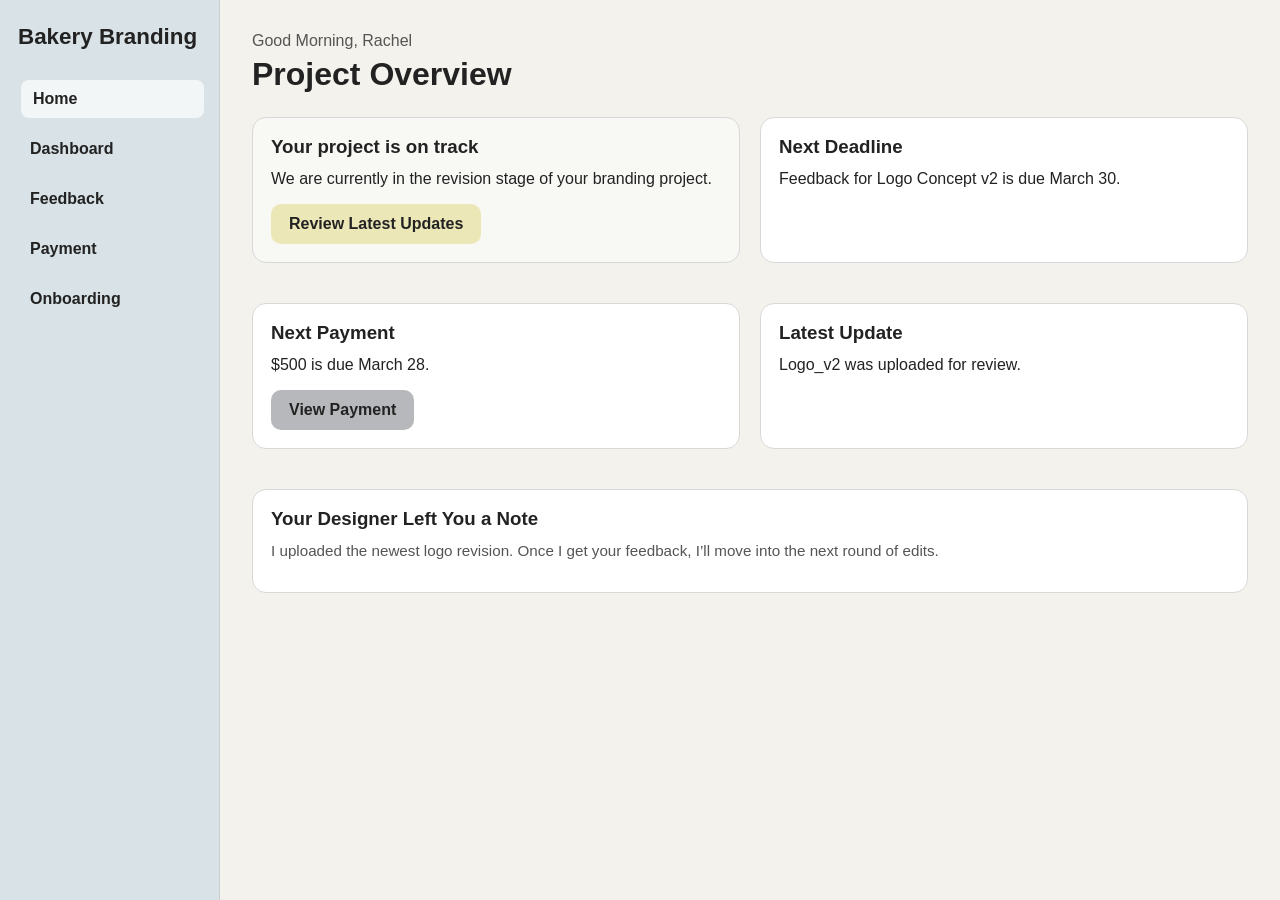
<file: index.html>
<!DOCTYPE html>
<html lang="en">
<head>
  <meta charset="UTF-8">
  <meta name="viewport" content="width=device-width, initial-scale=1.0">
  <title>Client Portal Home</title>
  <link rel="stylesheet" href="styles.css">
</head>
<body>
  <div class="portal-layout">
    <aside class="sidebar">
      <h1>Bakery Branding</h1>
      <nav>
        <ul>
          <li><a class="active" href="index.html">Home</a></li>
          <li><a href="dashboard.html">Dashboard</a></li>
          <li><a href="feedback.html">Feedback</a></li>
          <li><a href="payment.html">Payment</a></li>
          <li><a href="onboarding.html">Onboarding</a></li>
        </ul>
      </nav>
    </aside>

    <main class="main-content">
      <div class="topbar">
        <p>Good Morning, Rachel</p>
        <h2>Project Overview</h2>
      </div>

      <div class="grid-cards">
        <section class="card status-card">
          <h3>Your project is on track</h3>
          <p>We are currently in the revision stage of your branding project.</p>
          <a class="button button-yellow" href="dashboard.html">Review Latest Updates</a>
        </section>

        <section class="card">
          <h3>Next Deadline</h3>
          <p>Feedback for Logo Concept v2 is due March 30.</p>
        </section>

        <section class="card">
          <h3>Next Payment</h3>
          <p>$500 is due March 28.</p>
          <a class="button" href="payment.html">View Payment</a>
        </section>

        <section class="card">
          <h3>Latest Update</h3>
          <p>Logo_v2 was uploaded for review.</p>
        </section>

        <section class="card" style="grid-column: 1 / -1;">
          <h3>Your Designer Left You a Note</h3>
          <p class="small-text">
            I uploaded the newest logo revision. Once I get your feedback, I’ll move into the next round of edits.
          </p>
        </section>
      </div>
    </main>
  </div>
</body>
</html>
</file>
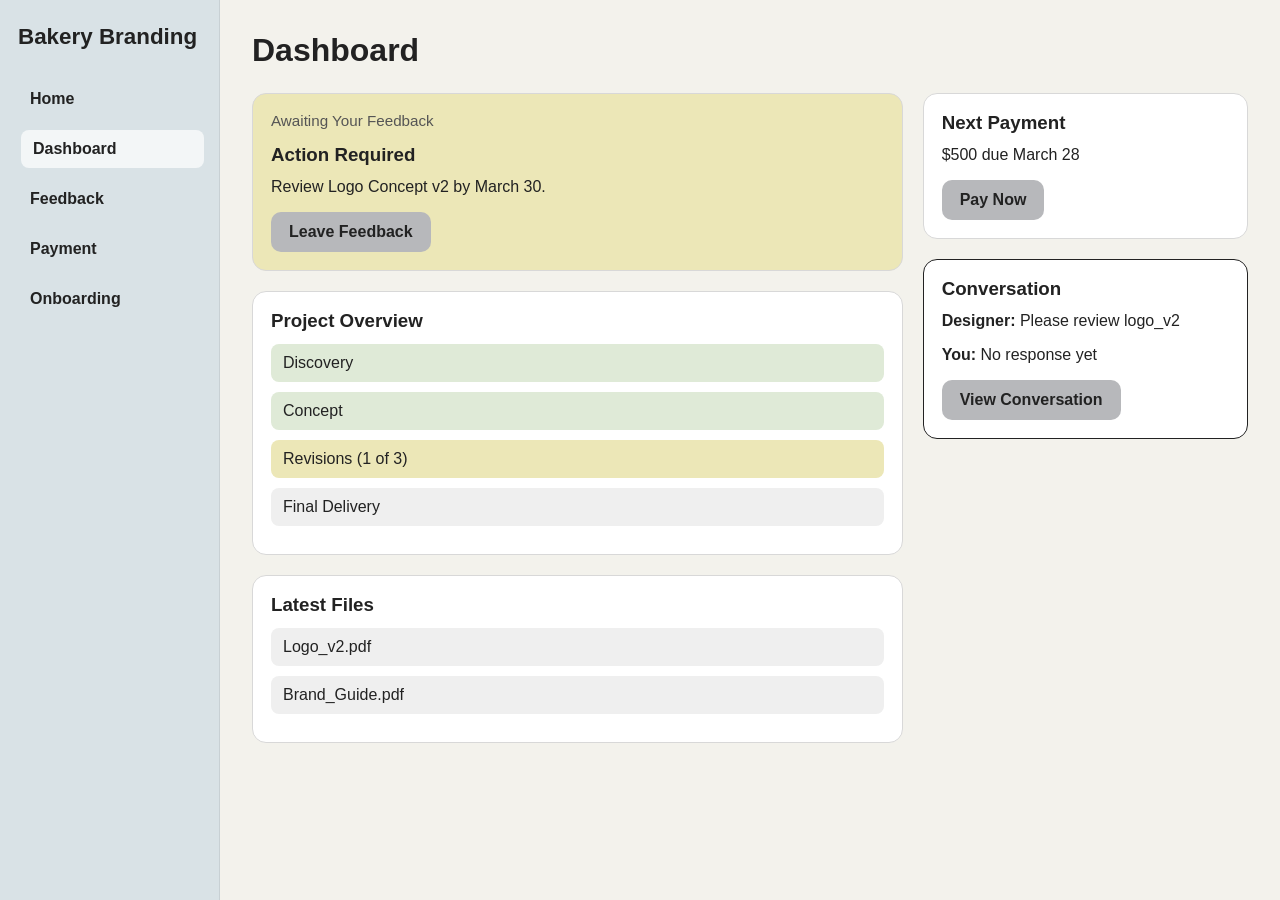
<file: dashboard.html>
<!DOCTYPE html>
<html lang="en">
<head>
  <meta charset="UTF-8">
  <meta name="viewport" content="width=device-width, initial-scale=1.0">
  <title>Dashboard</title>
  <link rel="stylesheet" href="styles.css">
</head>
<body>
  <div class="portal-layout">
    <aside class="sidebar">
      <h1>Bakery Branding</h1>
      <nav>
        <ul>
          <li><a href="index.html">Home</a></li>
          <li><a class="active" href="dashboard.html">Dashboard</a></li>
          <li><a href="feedback.html">Feedback</a></li>
          <li><a href="payment.html">Payment</a></li>
          <li><a href="onboarding.html">Onboarding</a></li>
        </ul>
      </nav>
    </aside>

    <main class="main-content">
      <div class="topbar">
        <h2>Dashboard</h2>
      </div>

      <div class="grid-two">
        <div>
          <section class="card highlight">
            <p class="small-text">Awaiting Your Feedback</p>
            <h3>Action Required</h3>
            <p>Review Logo Concept v2 by March 30.</p>
            <a class="button" href="feedback.html">Leave Feedback</a>
          </section>

          <section class="card">
            <h3>Project Overview</h3>
            <ul class="progress-list">
              <li class="complete">Discovery</li>
              <li class="complete">Concept</li>
              <li class="current">Revisions (1 of 3)</li>
              <li>Final Delivery</li>
            </ul>
          </section>

          <section class="card">
            <h3>Latest Files</h3>
            <ul class="file-list">
              <li>Logo_v2.pdf</li>
              <li>Brand_Guide.pdf</li>
            </ul>
          </section>
        </div>

        <div>
          <section class="card">
            <h3>Next Payment</h3>
            <p>$500 due March 28</p>
            <a class="button" href="payment.html">Pay Now</a>
          </section>

          <section class="card note-card">
            <h3>Conversation</h3>
            <p><strong>Designer:</strong> Please review logo_v2</p>
            <p><strong>You:</strong> No response yet</p>
            <a class="button" href="#">View Conversation</a>
          </section>
        </div>
      </div>
    </main>
  </div>
</body>
</html>
</file>
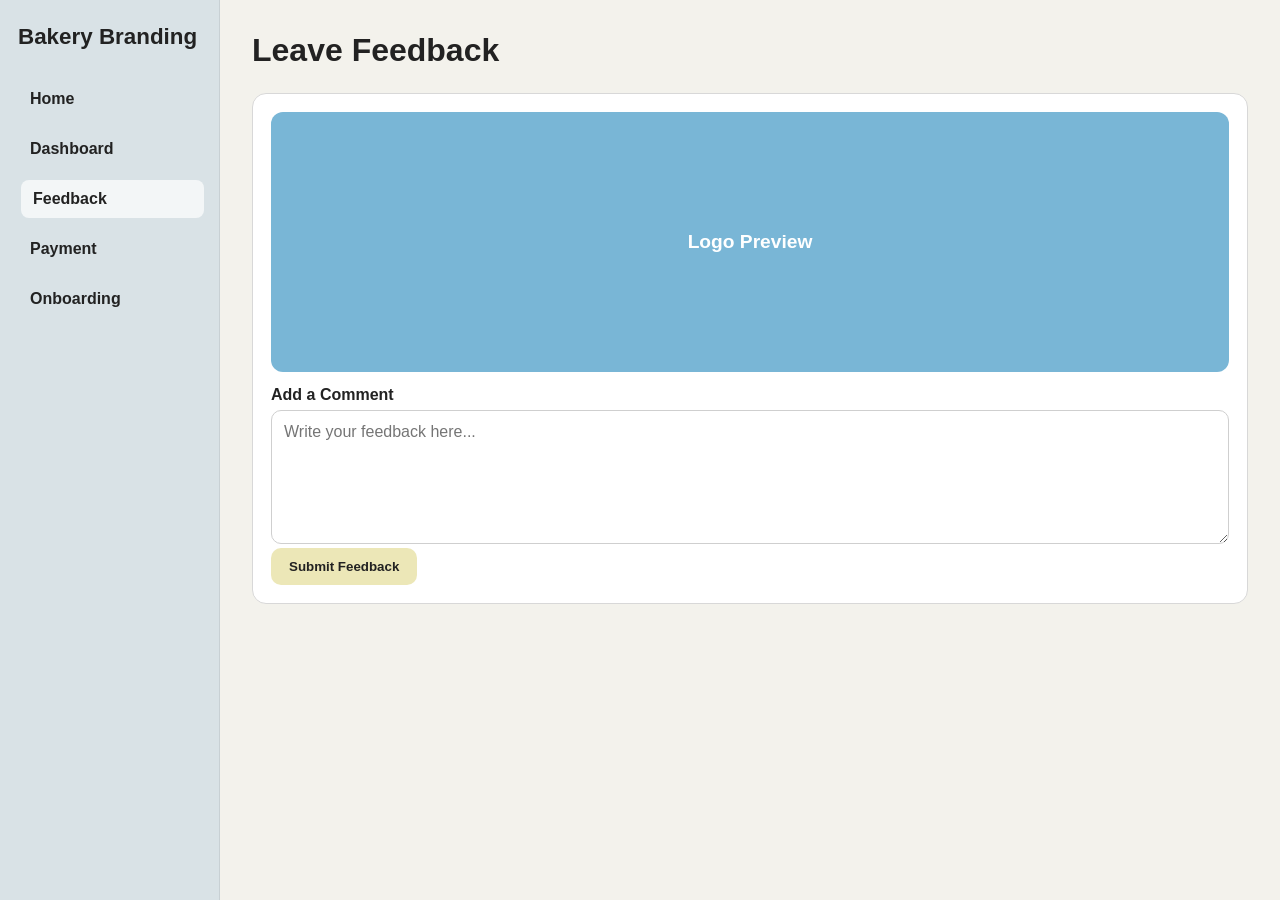
<file: feedback.html>
<!DOCTYPE html>
<html lang="en">
<head>
  <meta charset="UTF-8">
  <meta name="viewport" content="width=device-width, initial-scale=1.0">
  <title>Feedback</title>
  <link rel="stylesheet" href="styles.css">
</head>
<body>
  <div class="portal-layout">
    <aside class="sidebar">
      <h1>Bakery Branding</h1>
      <nav>
        <ul>
          <li><a href="index.html">Home</a></li>
          <li><a href="dashboard.html">Dashboard</a></li>
          <li><a class="active" href="feedback.html">Feedback</a></li>
          <li><a href="payment.html">Payment</a></li>
          <li><a href="onboarding.html">Onboarding</a></li>
        </ul>
      </nav>
    </aside>

    <main class="main-content">
      <div class="topbar">
        <h2>Leave Feedback</h2>
      </div>

      <div class="form-box">
        <div class="preview-box">Logo Preview</div>

        <label for="comments">Add a Comment</label>
        <textarea id="comments" rows="6" placeholder="Write your feedback here..."></textarea>

        <br>
        <button class="button-yellow">Submit Feedback</button>
      </div>
    </main>
  </div>
</body>
</html>
</file>
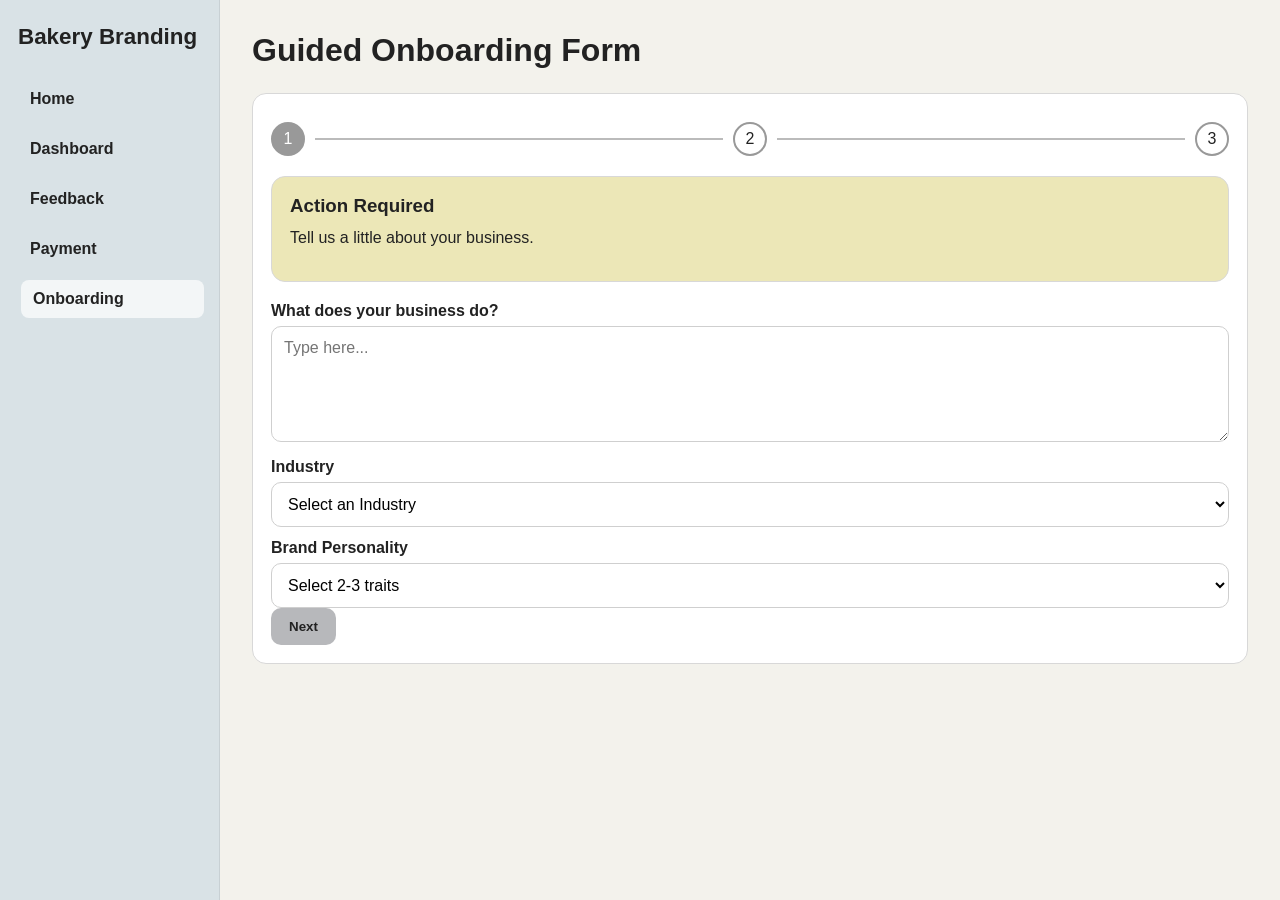
<file: onboarding.html>
<!DOCTYPE html>
<html lang="en">
<head>
  <meta charset="UTF-8">
  <meta name="viewport" content="width=device-width, initial-scale=1.0">
  <title>Onboarding</title>
  <link rel="stylesheet" href="styles.css">
</head>
<body>
  <div class="portal-layout">
    <aside class="sidebar">
      <h1>Bakery Branding</h1>
      <nav>
        <ul>
          <li><a href="index.html">Home</a></li>
          <li><a href="dashboard.html">Dashboard</a></li>
          <li><a href="feedback.html">Feedback</a></li>
          <li><a href="payment.html">Payment</a></li>
          <li><a class="active" href="onboarding.html">Onboarding</a></li>
        </ul>
      </nav>
    </aside>

    <main class="main-content">
      <div class="topbar">
        <h2>Guided Onboarding Form</h2>
      </div>

      <div class="form-box">
        <div class="step-row">
          <div class="step active">1</div>
          <div class="step-line"></div>
          <div class="step">2</div>
          <div class="step-line"></div>
          <div class="step">3</div>
        </div>

        <section class="card highlight">
          <h3>Action Required</h3>
          <p>Tell us a little about your business.</p>
        </section>

        <label for="business">What does your business do?</label>
        <textarea id="business" rows="5" placeholder="Type here..."></textarea>

        <label for="industry">Industry</label>
        <select id="industry">
          <option>Select an Industry</option>
          <option>Food</option>
          <option>Retail</option>
          <option>Fashion</option>
        </select>

        <label for="traits">Brand Personality</label>
        <select id="traits">
          <option>Select 2-3 traits</option>
          <option>Modern</option>
          <option>Warm</option>
          <option>Playful</option>
          <option>Elegant</option>
        </select>

        <br>
        <button>Next</button>
      </div>
    </main>
  </div>
</body>
</html>
</file>
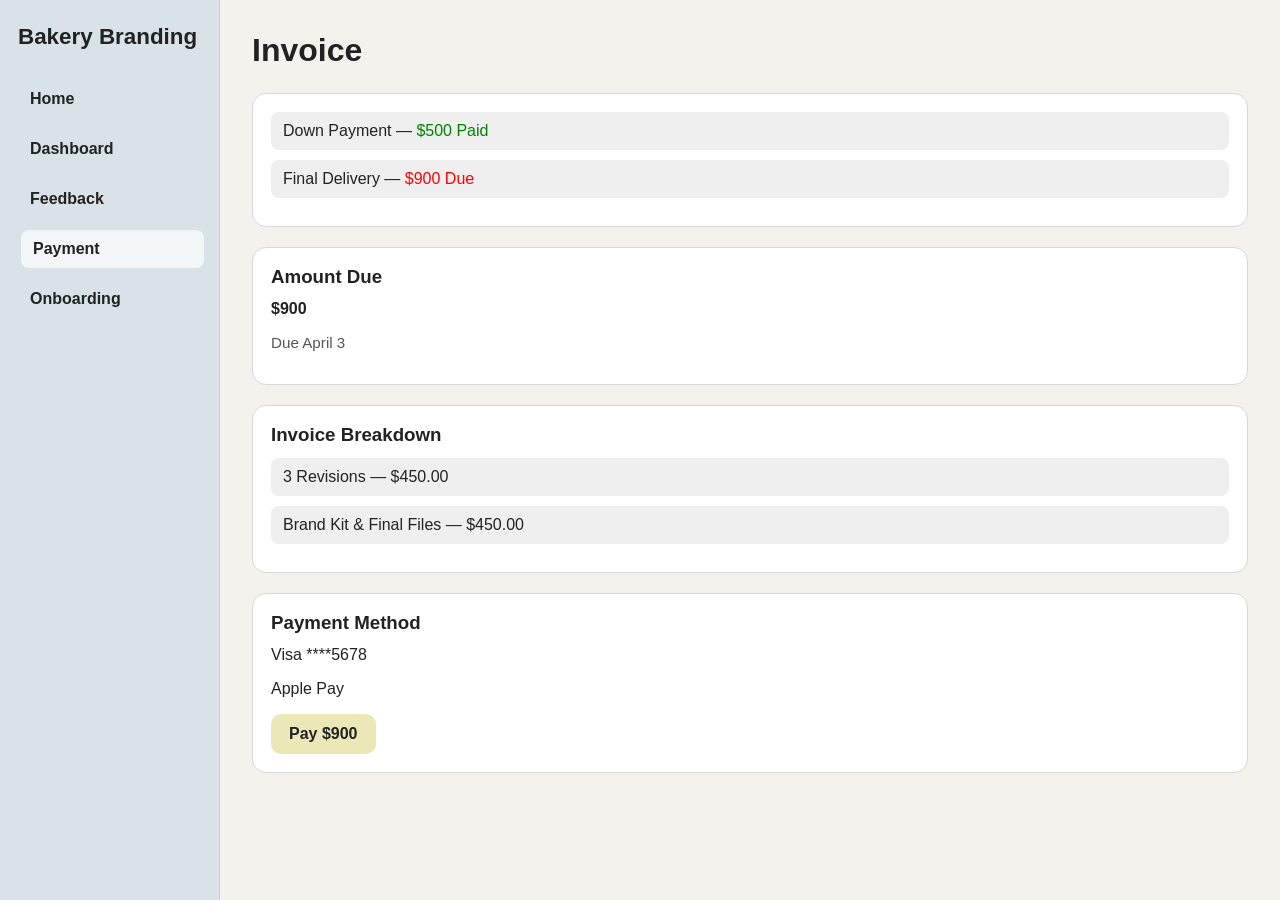
<file: payment.html>
<!DOCTYPE html>
<html lang="en">
<head>
  <meta charset="UTF-8">
  <meta name="viewport" content="width=device-width, initial-scale=1.0">
  <title>Payment</title>
  <link rel="stylesheet" href="styles.css">
</head>
<body>
  <div class="portal-layout">
    <aside class="sidebar">
      <h1>Bakery Branding</h1>
      <nav>
        <ul>
          <li><a href="index.html">Home</a></li>
          <li><a href="dashboard.html">Dashboard</a></li>
          <li><a href="feedback.html">Feedback</a></li>
          <li><a class="active" href="payment.html">Payment</a></li>
          <li><a href="onboarding.html">Onboarding</a></li>
        </ul>
      </nav>
    </aside>

    <main class="main-content">
      <div class="topbar">
        <h2>Invoice</h2>
      </div>

      <section class="card">
        <ul class="invoice-list">
          <li>Down Payment — <span style="color: green;">$500 Paid</span></li>
          <li>Final Delivery — <span style="color: red;">$900 Due</span></li>
        </ul>
      </section>

      <section class="card">
        <h3>Amount Due</h3>
        <p><strong>$900</strong></p>
        <p class="small-text">Due April 3</p>
      </section>

      <section class="card">
        <h3>Invoice Breakdown</h3>
        <ul class="invoice-list">
          <li>3 Revisions — $450.00</li>
          <li>Brand Kit & Final Files — $450.00</li>
        </ul>
      </section>

      <section class="card">
        <h3>Payment Method</h3>
        <p>Visa ****5678</p>
        <p>Apple Pay</p>
        <a class="button button-yellow" href="#">Pay $900</a>
      </section>
    </main>
  </div>
</body>
</html>
</file>
<file: styles.css>
* {
  box-sizing: border-box;
}

body {
  margin: 0;
  font-family: Arial, sans-serif;
  background-color: #f3f2ec;
  color: #222;
}

a {
  color: inherit;
  text-decoration: none;
}

.portal-layout {
  min-height: 100vh;
  display: grid;
  grid-template-columns: 220px 1fr;
}

.sidebar {
  background-color: #d9e2e6;
  padding: 24px 18px;
  border-right: 1px solid #c8d0d4;
}

.sidebar h1 {
  font-size: 1.4rem;
  margin: 0 0 30px;
}

.sidebar nav ul {
  list-style: none;
  padding: 0;
  margin: 0;
}

.sidebar nav li {
  margin-bottom: 12px;
}

.sidebar nav a {
  display: block;
  padding: 10px 12px;
  border-radius: 8px;
  font-weight: bold;
  transition: background-color 0.3s ease, transform 0.3s ease;
}

.sidebar nav a:hover,
.sidebar nav a.active {
  background-color: rgba(255, 255, 255, 0.7);
  transform: translateX(3px);
}

.main-content {
  padding: 32px;
}

.topbar {
  margin-bottom: 24px;
}

.topbar p {
  margin: 0 0 6px;
  color: #555;
}

.topbar h2 {
  margin: 0;
  font-size: 2rem;
}

.grid-two {
  display: grid;
  grid-template-columns: 2fr 1fr;
  gap: 20px;
}

.grid-cards {
  display: grid;
  grid-template-columns: 1fr 1fr;
  gap: 20px;
}

.card {
  background-color: #fff;
  border: 1px solid #d8d8d8;
  border-radius: 14px;
  padding: 18px;
  margin-bottom: 20px;
}

.card h3 {
  margin-top: 0;
  margin-bottom: 12px;
}

.card p {
  margin-top: 0;
}

.highlight {
  background-color: #ece7b7;
}

.status-card {
  background-color: #f8f8f5;
}

.progress-list,
.file-list,
.invoice-list {
  list-style: none;
  padding: 0;
  margin: 0;
}

.progress-list li,
.file-list li,
.invoice-list li {
  background-color: #efefef;
  border-radius: 8px;
  padding: 10px 12px;
  margin-bottom: 10px;
}

.progress-list li.current {
  background-color: #ece7b7;
}

.progress-list li.complete {
  background-color: #dfead7;
}

.button,
button {
  display: inline-block;
  background-color: #b7b8bb;
  color: #222;
  border: none;
  border-radius: 10px;
  padding: 11px 18px;
  font-weight: bold;
  cursor: pointer;
  transition: background-color 0.3s ease, transform 0.3s ease;
}

.button:hover,
button:hover {
  background-color: #a6a7aa;
  transform: scale(1.03);
}

.button-yellow {
  background-color: #ece7b7;
}

.button-yellow:hover {
  background-color: #ded99f;
}

.small-text {
  font-size: 0.95rem;
  color: #555;
}

.form-box {
  background-color: white;
  border: 1px solid #d8d8d8;
  border-radius: 14px;
  padding: 18px;
}

label {
  display: block;
  font-weight: bold;
  margin: 12px 0 6px;
}

textarea,
select,
input {
  width: 100%;
  padding: 12px;
  border: 1px solid #cfcfcf;
  border-radius: 10px;
  font-size: 1rem;
  font-family: Arial, sans-serif;
  background-color: #fff;
}

.preview-box {
  width: 100%;
  height: 260px;
  background-color: #79b6d6;
  border-radius: 12px;
  margin-bottom: 14px;
  display: flex;
  align-items: center;
  justify-content: center;
  color: white;
  font-size: 1.2rem;
  font-weight: bold;
}

.step-row {
  display: flex;
  align-items: center;
  gap: 10px;
  margin: 10px 0 20px;
}

.step {
  width: 34px;
  height: 34px;
  border-radius: 50%;
  border: 2px solid #999;
  display: flex;
  align-items: center;
  justify-content: center;
  background-color: white;
}

.step.active {
  background-color: #999;
  color: white;
}

.step-line {
  flex: 1;
  height: 2px;
  background-color: #bbb;
}

.note-card {
  border: 1px solid #222;
}

@media (max-width: 900px) {
  .portal-layout {
    grid-template-columns: 1fr;
  }

  .sidebar {
    border-right: none;
    border-bottom: 1px solid #c8d0d4;
  }

  .grid-two,
  .grid-cards {
    grid-template-columns: 1fr;
  }

  .main-content {
    padding: 20px;
  }
}
</file>
